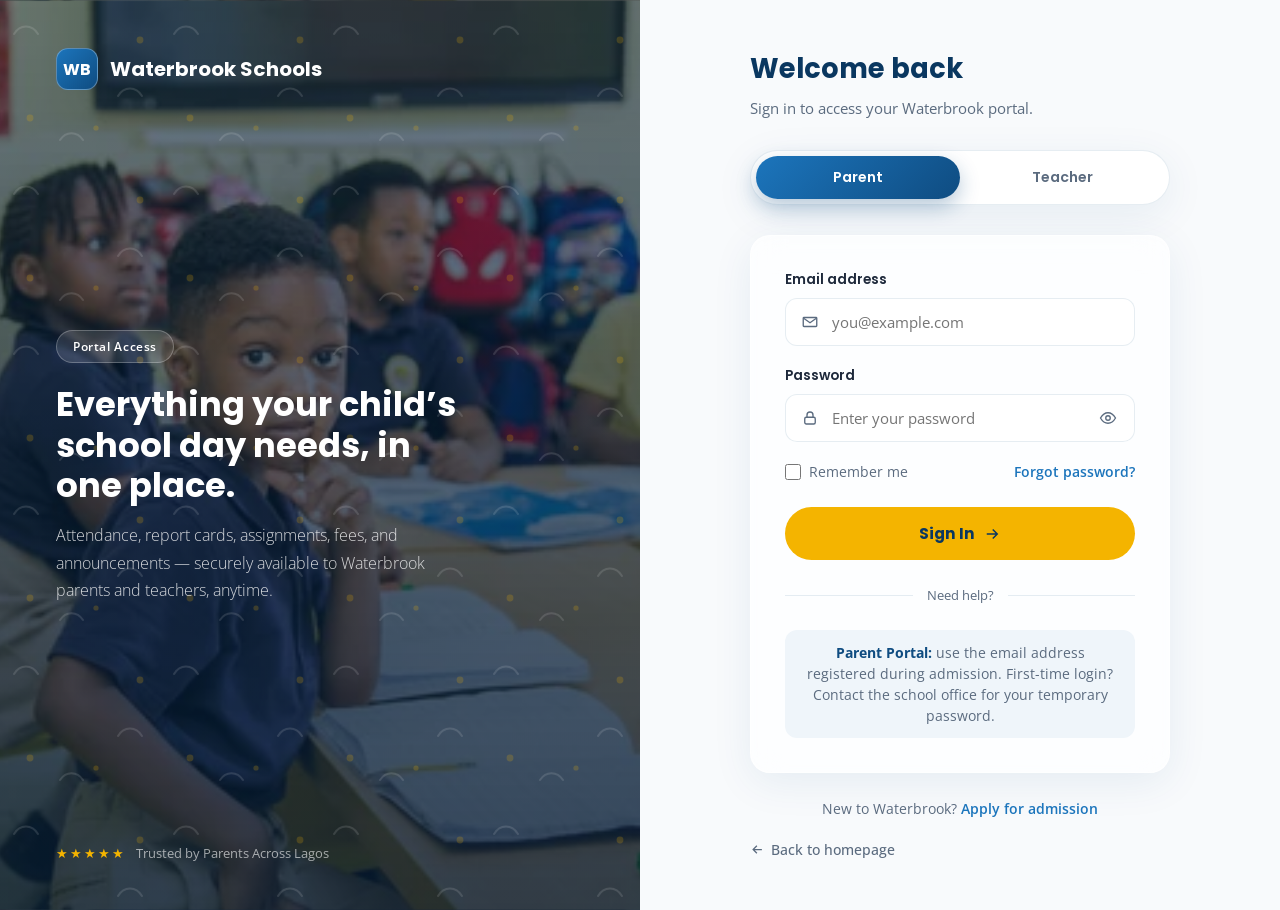
<file: portal.html>
<!DOCTYPE html>
<html lang="en">
<head>
<meta charset="UTF-8">
<meta name="viewport" content="width=device-width, initial-scale=1.0">
<title>Portal Login — The Waterbrook Schools</title>
<link rel="preconnect" href="https://fonts.googleapis.com">
<link rel="preconnect" href="https://fonts.gstatic.com" crossorigin>
<link href="https://fonts.googleapis.com/css2?family=Poppins:wght@400;500;600;700;800&family=Open+Sans:wght@300;400;500;600;700&display=swap" rel="stylesheet">
<style>
:root{
  --primary:#0F4C81;
  --primary-dark:#0A3760;
  --secondary:#1C75BC;
  --accent:#F4B400;
  --bg:#F8FAFC;
  --white:#FFFFFF;
  --dark-text:#1E293B;
  --muted-text:#5B6B7F;
  --border-soft: rgba(15,76,129,0.1);
  --radius:20px;
  --shadow-soft: 0 10px 40px rgba(15,76,129,0.08);
  --shadow-lift: 0 24px 60px rgba(15,76,129,0.18);
  --font-head:'Poppins', sans-serif;
  --font-body:'Open Sans', sans-serif;
  --ease: cubic-bezier(.16,.84,.44,1);
}
*{box-sizing:border-box; margin:0; padding:0;}
body{
  font-family:var(--font-body); color:var(--dark-text); background:var(--bg);
  min-height:100vh; -webkit-font-smoothing:antialiased;
}
a{color:inherit; text-decoration:none;}
button{font-family:inherit; cursor:pointer; border:none;}
h1,h2,h3{font-family:var(--font-head); color:var(--primary-dark);}

/* Focus visibility */
a:focus-visible, button:focus-visible, input:focus-visible{outline:3px solid var(--accent); outline-offset:2px; border-radius:6px;}
@media (prefers-reduced-motion: reduce){ *{animation-duration:.01ms !important; transition-duration:.01ms !important;} }

/* ============================================================
   PAGE SHELL — split screen
   ============================================================ */
.login-shell{
  min-height:100vh; display:grid; grid-template-columns:1fr 1fr;
}

/* ---------- Left: brand / photo panel ---------- */
.brand-panel{
  position:relative; overflow:hidden; display:flex; flex-direction:column;
  justify-content:space-between; padding:48px 56px; color:#fff;
}
.brand-panel-bg{
  position:absolute; inset:0; z-index:0;
  background-image:linear-gradient(180deg, rgba(8,34,60,0.55), rgba(6,28,52,0.82)), url('IMG_3850.webp');
  background-size:cover; background-position:center;
}
.brand-pattern{
  position:absolute; inset:0; z-index:1;
  background-image:url("data:image/svg+xml,%3Csvg xmlns='http://www.w3.org/2000/svg' width='160' height='160' viewBox='0 0 160 160'%3E%3Cg fill='none' stroke='%23ffffff' stroke-width='2' stroke-linecap='round' opacity='0.12'%3E%3Cpath d='M14 34c6-10 18-10 24 0'/%3E%3Cpath d='M118 96c6-10 18-10 24 0'/%3E%3Cpath d='M60 140c6-9 17-9 23 0'/%3E%3C/g%3E%3Cg fill='%23F4B400' opacity='0.2'%3E%3Ccircle cx='30' cy='118' r='3.4'/%3E%3Ccircle cx='140' cy='40' r='3.4'/%3E%3Ccircle cx='96' cy='128' r='2.6'/%3E%3C/g%3E%3C/svg%3E");
  background-repeat:repeat; background-size:160px 160px;
}
.brand-panel > .brand-logo, .brand-panel > .brand-copy, .brand-panel > .brand-foot{position:relative; z-index:2;}
.brand-logo{display:flex; align-items:center; gap:12px; font-family:var(--font-head); font-weight:700; font-size:1.25rem;}
.brand-logo-mark{
  width:42px; height:42px; border-radius:12px;
  background:linear-gradient(135deg, var(--secondary), var(--primary));
  display:flex; align-items:center; justify-content:center; font-weight:700; font-size:1rem;
  border:1px solid rgba(255,255,255,0.3);
}
.brand-copy{max-width:420px;}
.brand-copy .eyebrow{
  display:inline-flex; align-items:center; gap:8px; padding:7px 16px; border-radius:100px;
  background:rgba(255,255,255,0.12); border:1px solid rgba(255,255,255,0.25);
  font-size:0.78rem; font-weight:600; letter-spacing:0.05em; margin-bottom:22px;
}
.brand-copy h1{font-size:2.1rem; color:#fff; line-height:1.2; margin-bottom:16px; font-weight:700;}
.brand-copy p{font-size:1rem; color:rgba(255,255,255,0.82); font-weight:300; line-height:1.7;}
.brand-foot{font-size:0.82rem; color:rgba(255,255,255,0.6); display:flex; align-items:center; gap:10px;}
.brand-foot .stars{color:var(--accent); letter-spacing:2px;}

/* ---------- Right: form panel ---------- */
.form-panel{
  display:flex; align-items:center; justify-content:center; padding:48px 32px;
  background:var(--bg);
}
.form-card{
  width:100%; max-width:420px;
}
.form-head{margin-bottom:32px;}
.form-head h2{font-size:1.7rem; margin-bottom:8px; font-weight:700;}
.form-head p{color:var(--muted-text); font-size:0.95rem;}

/* Role switch */
.role-switch{
  display:flex; background:#fff; border:1px solid var(--border-soft); border-radius:100px;
  padding:5px; margin-bottom:30px; box-shadow:var(--shadow-soft);
}
.role-switch button{
  flex:1; padding:11px 14px; border-radius:100px; font-family:var(--font-head);
  font-weight:600; font-size:0.88rem; color:var(--muted-text); background:transparent;
  transition:all .35s var(--ease); position:relative; z-index:1;
}
.role-switch button.active{color:#fff;}
.role-switch{position:relative;}
.role-switch-thumb{
  position:absolute; top:5px; left:5px; height:calc(100% - 10px); width:calc(50% - 5px);
  background:linear-gradient(135deg, var(--secondary), var(--primary)); border-radius:100px;
  transition:transform .4s var(--ease); z-index:0;
  box-shadow:0 8px 20px rgba(15,76,129,0.3);
}
.role-switch[data-role="teacher"] .role-switch-thumb{transform:translateX(100%);}

/* Glass form card */
.glass-form{
  background:rgba(255,255,255,0.7); backdrop-filter:blur(16px) saturate(160%);
  -webkit-backdrop-filter:blur(16px) saturate(160%);
  border:1px solid rgba(255,255,255,0.6); border-radius:var(--radius);
  box-shadow:var(--shadow-soft); padding:34px;
}
.field{margin-bottom:20px;}
.field label{
  display:block; font-size:0.85rem; font-weight:600; color:var(--dark-text); margin-bottom:8px;
  font-family:var(--font-head);
}
.input-wrap{position:relative;}
.input-wrap svg{
  position:absolute; left:16px; top:50%; transform:translateY(-50%); width:18px; height:18px;
  color:var(--muted-text); pointer-events:none;
}
.input-wrap input{
  width:100%; padding:13px 16px 13px 46px; border-radius:12px; border:1.5px solid var(--border-soft);
  background:#fff; font-family:var(--font-body); font-size:0.95rem; color:var(--dark-text);
  transition:border-color .3s var(--ease), box-shadow .3s var(--ease);
}
.input-wrap input:focus{
  border-color:var(--secondary); outline:none; box-shadow:0 0 0 4px rgba(28,117,188,0.12);
}
.input-wrap .toggle-pass{
  position:absolute; right:14px; top:50%; transform:translateY(-50%); background:none;
  color:var(--muted-text); padding:4px; display:flex;
}
.input-wrap .toggle-pass svg{position:static; transform:none;}

.form-row-between{display:flex; align-items:center; justify-content:space-between; margin-bottom:26px; font-size:0.88rem;}
.remember{display:flex; align-items:center; gap:8px; color:var(--muted-text); cursor:pointer;}
.remember input{width:16px; height:16px; accent-color:var(--primary); cursor:pointer;}
.forgot-link{color:var(--secondary); font-weight:600; transition:color .3s;}
.forgot-link:hover{color:var(--primary-dark);}

.btn-login{
  width:100%; padding:15px; border-radius:100px; background:var(--accent); color:var(--primary-dark);
  font-family:var(--font-head); font-weight:700; font-size:0.95rem; display:flex; align-items:center;
  justify-content:center; gap:8px; position:relative; overflow:hidden;
  transition:transform .3s var(--ease), box-shadow .3s var(--ease);
}
.btn-login:hover{transform:translateY(-2px); box-shadow:0 12px 30px rgba(244,180,0,0.4);}
.btn-login:active{transform:scale(0.98);}
.btn-login svg{width:18px; height:18px; transition:transform .3s var(--ease);}
.btn-login:hover svg{transform:translateX(3px);}

.ripple{position:absolute; border-radius:50%; background:rgba(255,255,255,0.5); transform:scale(0); animation:rippleAnim .6s var(--ease);}
@keyframes rippleAnim{to{transform:scale(3); opacity:0;}}

.divider{display:flex; align-items:center; gap:14px; margin:26px 0; color:var(--muted-text); font-size:0.82rem;}
.divider::before, .divider::after{content:''; flex:1; height:1px; background:var(--border-soft);}

.helper-note{
  text-align:center; font-size:0.88rem; color:var(--muted-text); background:#EFF5FA;
  border-radius:12px; padding:12px 16px; line-height:1.5;
}
.helper-note strong{color:var(--primary);}

.form-foot{text-align:center; margin-top:26px; font-size:0.88rem; color:var(--muted-text);}
.form-foot a{color:var(--secondary); font-weight:600;}
.back-home{
  display:inline-flex; align-items:center; gap:6px; font-size:0.85rem; color:var(--muted-text);
  margin-top:22px; font-weight:500; transition:color .3s;
}
.back-home:hover{color:var(--primary);}
.back-home svg{width:15px; height:15px;}

/* Error state (demo) */
.field.error input{border-color:#D64545; box-shadow:0 0 0 4px rgba(214,69,69,0.08);}
.field-error-msg{display:none; color:#D64545; font-size:0.8rem; margin-top:6px; font-weight:500;}
.field.error .field-error-msg{display:block;}

/* Reveal animation */
.reveal{opacity:0; transform:translateY(20px); transition:opacity .7s var(--ease), transform .7s var(--ease);}
.reveal.in{opacity:1; transform:translateY(0);}

/* ============================================================
   RESPONSIVE
   ============================================================ */
@media (max-width:960px){
  .login-shell{grid-template-columns:1fr;}
  .brand-panel{display:none;}
  .form-panel{padding:32px 20px; min-height:100vh;}
}
@media (max-width:400px){
  .glass-form{padding:26px 22px;}
}
</style>
</head>
<body>

<div class="login-shell">

  <!-- ============================================================
       LEFT — BRAND / PHOTO PANEL
       ============================================================ -->
  <aside class="brand-panel">
    <div class="brand-panel-bg"></div>
    <div class="brand-pattern"></div>

    <a href="index.html" class="brand-logo">
      <span class="brand-logo-mark">WB</span>
      Waterbrook Schools
    </a>

    <div class="brand-copy">
      <span class="eyebrow">Portal Access</span>
      <h1>Everything your child&rsquo;s school day needs, in one place.</h1>
      <p>Attendance, report cards, assignments, fees, and announcements &mdash; securely available to Waterbrook parents and teachers, anytime.</p>
    </div>

    <div class="brand-foot">
      <span class="stars">★★★★★</span> Trusted by Parents Across Lagos
    </div>
  </aside>

  <!-- ============================================================
       RIGHT — LOGIN FORM
       ============================================================ -->
  <main class="form-panel">
    <div class="form-card">

      <div class="form-head reveal">
        <h2>Welcome back</h2>
        <p>Sign in to access your Waterbrook portal.</p>
      </div>

      <div class="role-switch reveal" id="roleSwitch" data-role="parent">
        <div class="role-switch-thumb"></div>
        <button type="button" class="active" data-role="parent">Parent</button>
        <button type="button" data-role="teacher">Teacher</button>
      </div>

      <form class="glass-form reveal" id="loginForm" novalidate>

        <div class="field" id="emailField">
          <label for="email">Email address</label>
          <div class="input-wrap">
            <svg viewBox="0 0 24 24" fill="none" stroke="currentColor" stroke-width="1.8"><path d="M4 6h16a1 1 0 011 1v10a1 1 0 01-1 1H4a1 1 0 01-1-1V7a1 1 0 011-1z"/><path d="M3.5 7l8.5 6 8.5-6"/></svg>
            <input type="email" id="email" placeholder="you@example.com" autocomplete="username" required>
          </div>
          <div class="field-error-msg">Please enter a valid email address.</div>
        </div>

        <div class="field" id="passwordField">
          <label for="password">Password</label>
          <div class="input-wrap">
            <svg viewBox="0 0 24 24" fill="none" stroke="currentColor" stroke-width="1.8"><rect x="5" y="11" width="14" height="9" rx="2"/><path d="M8 11V8a4 4 0 018 0v3"/></svg>
            <input type="password" id="password" placeholder="Enter your password" autocomplete="current-password" required>
            <button type="button" class="toggle-pass" id="togglePass" aria-label="Show password">
              <svg viewBox="0 0 24 24" fill="none" stroke="currentColor" stroke-width="1.8"><path d="M2 12s4-7 10-7 10 7 10 7-4 7-10 7-10-7-10-7z"/><circle cx="12" cy="12" r="3"/></svg>
            </button>
          </div>
          <div class="field-error-msg">Please enter your password.</div>
        </div>

        <div class="form-row-between">
          <label class="remember">
            <input type="checkbox" id="remember">
            Remember me
          </label>
          <a href="#" class="forgot-link" id="forgotLink">Forgot password?</a>
        </div>

        <button type="submit" class="btn-login" id="loginBtn">
          <span id="loginBtnText">Sign In</span>
          <svg viewBox="0 0 24 24" fill="none" stroke="currentColor" stroke-width="2"><path d="M5 12h14M13 6l6 6-6 6"/></svg>
        </button>

        <div class="divider">Need help?</div>

        <p class="helper-note" id="helperNote">
          <strong>Parent Portal:</strong> use the email address registered during admission. First-time login? Contact the school office for your temporary password.
        </p>

      </form>

      <p class="form-foot reveal">New to Waterbrook? <a href="#admissions">Apply for admission</a></p>

      <a href="index.html" class="back-home reveal">
        <svg viewBox="0 0 24 24" fill="none" stroke="currentColor" stroke-width="2"><path d="M19 12H5M11 18l-6-6 6-6"/></svg>
        Back to homepage
      </a>

    </div>
  </main>

</div>

<script>
(function(){
  "use strict";

  /* ---------- Reveal on load ---------- */
  window.addEventListener('DOMContentLoaded', function(){
    document.querySelectorAll('.reveal').forEach(function(el, i){
      setTimeout(function(){ el.classList.add('in'); }, 80 * i);
    });
  });

  /* ---------- Role switch (Parent / Teacher) ---------- */
  const roleSwitch = document.getElementById('roleSwitch');
  const roleButtons = roleSwitch.querySelectorAll('button');
  const helperNote = document.getElementById('helperNote');
  const emailInput = document.getElementById('email');

  const copy = {
    parent: {
      helper: '<strong>Parent Portal:</strong> use the email address registered during admission. First-time login? Contact the school office for your temporary password.',
      placeholder: 'you@example.com'
    },
    teacher: {
      helper: '<strong>Teacher Portal:</strong> use your official Waterbrook staff email. Trouble signing in? Reach the IT desk on extension 204.',
      placeholder: 'yourname@waterbrookschools.ng'
    }
  };

  roleButtons.forEach(function(btn){
    btn.addEventListener('click', function(){
      const role = btn.getAttribute('data-role');
      roleSwitch.setAttribute('data-role', role);
      roleButtons.forEach(function(b){ b.classList.remove('active'); });
      btn.classList.add('active');
      helperNote.innerHTML = copy[role].helper;
      emailInput.setAttribute('placeholder', copy[role].placeholder);
    });
  });

  /* ---------- Password visibility toggle ---------- */
  const togglePass = document.getElementById('togglePass');
  const passwordInput = document.getElementById('password');
  togglePass.addEventListener('click', function(){
    const isHidden = passwordInput.type === 'password';
    passwordInput.type = isHidden ? 'text' : 'password';
    togglePass.setAttribute('aria-label', isHidden ? 'Hide password' : 'Show password');
    togglePass.innerHTML = isHidden
      ? '<svg viewBox="0 0 24 24" fill="none" stroke="currentColor" stroke-width="1.8"><path d="M3 3l18 18"/><path d="M10.6 10.6a2 2 0 002.8 2.8"/><path d="M9.9 5.1A10.4 10.4 0 0112 5c6 0 10 7 10 7a13.9 13.9 0 01-3.1 3.8M6.2 6.2C4 7.7 2 10 2 12c0 0 4 7 10 7 1.4 0 2.7-.3 3.9-.9"/></svg>'
      : '<svg viewBox="0 0 24 24" fill="none" stroke="currentColor" stroke-width="1.8"><path d="M2 12s4-7 10-7 10 7 10 7-4 7-10 7-10-7-10-7z"/><circle cx="12" cy="12" r="3"/></svg>';
  });

  /* ---------- Form validation (demo — no backend) ---------- */
  const form = document.getElementById('loginForm');
  const emailField = document.getElementById('emailField');
  const passwordField = document.getElementById('passwordField');
  const loginBtn = document.getElementById('loginBtn');
  const loginBtnText = document.getElementById('loginBtnText');

  function isValidEmail(value){
    return /^[^\s@]+@[^\s@]+\.[^\s@]+$/.test(value);
  }

  form.addEventListener('submit', function(e){
    e.preventDefault();
    let valid = true;

    if(!isValidEmail(emailInput.value.trim())){
      emailField.classList.add('error');
      valid = false;
    } else {
      emailField.classList.remove('error');
    }

    if(passwordInput.value.trim().length === 0){
      passwordField.classList.add('error');
      valid = false;
    } else {
      passwordField.classList.remove('error');
    }

    if(!valid) return;

    /* Demo-only: simulate a sign-in request. Replace with a real API call. */
    loginBtn.disabled = true;
    loginBtnText.textContent = 'Signing in…';
    setTimeout(function(){
      loginBtnText.textContent = 'Signed In ✓';
      setTimeout(function(){
        loginBtn.disabled = false;
        loginBtnText.textContent = 'Sign In';
      }, 1600);
    }, 1200);
  });

  /* Clear error state as the user types */
  [emailInput, passwordInput].forEach(function(input){
    input.addEventListener('input', function(){
      input.closest('.field').classList.remove('error');
    });
  });

  /* ---------- Forgot password (demo) ---------- */
  document.getElementById('forgotLink').addEventListener('click', function(e){
    e.preventDefault();
    alert('This is a sample page. In production, this would open a password-reset flow sent to your registered email.');
  });

  /* ---------- Button ripple ---------- */
  document.querySelectorAll('.btn-login').forEach(function(btn){
    btn.addEventListener('click', function(e){
      const rect = btn.getBoundingClientRect();
      const ripple = document.createElement('span');
      const size = Math.max(rect.width, rect.height);
      ripple.className = 'ripple';
      ripple.style.width = ripple.style.height = size + 'px';
      ripple.style.left = (e.clientX - rect.left - size/2) + 'px';
      ripple.style.top = (e.clientY - rect.top - size/2) + 'px';
      btn.appendChild(ripple);
      setTimeout(function(){ ripple.remove(); }, 650);
    });
  });

})();
</script>
</body>
</html>
</file>
